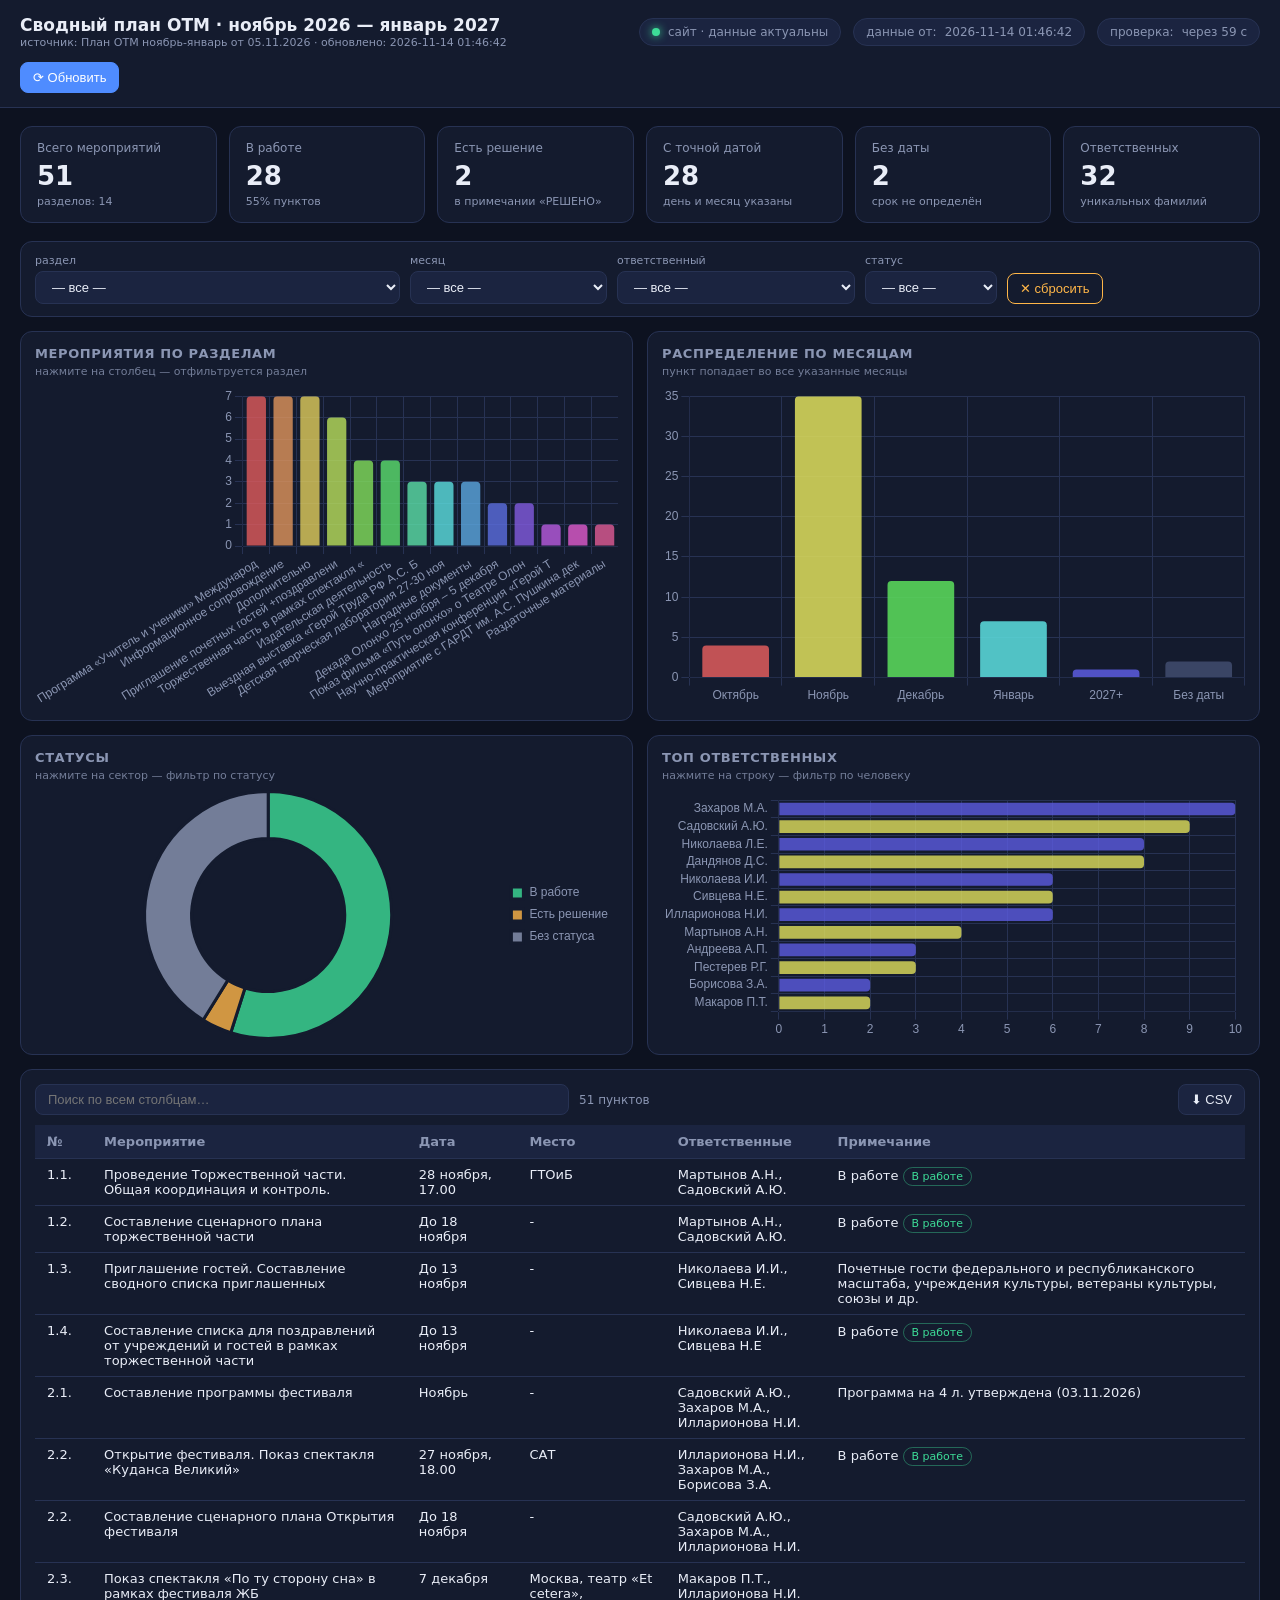
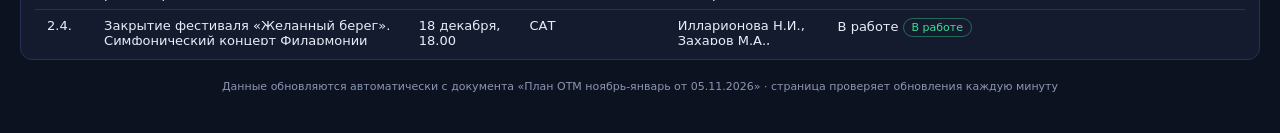
<file: index.html>
<!doctype html>
<html lang="ru">
<head>
<meta charset="utf-8">
<meta name="viewport" content="width=device-width, initial-scale=1">
<title>Сводный план ОТМ · ноябрь 2026 — январь 2027</title>
<script src="vendor/chart.umd.min.js"></script>
<script>
if (typeof Chart === "undefined") {
  document.write('<script src="https://cdn.jsdelivr.net/npm/chart.js@4.4.7/dist/chart.umd.min.js"><\/script>');
}
</script>
<link rel="stylesheet" href="styles.css">
</head>
<body>
<header>
  <h1 id="docTitle">Сводный план ОТМ · ноябрь 2026 — январь 2027</h1>
  <span class="spacer"></span>
  <span class="pill"><span class="dot" id="statusDot"></span><span id="statusText">загрузка…</span></span>
  <span class="pill">данные от: <span id="lastUpdate">—</span></span>
  <span class="pill">проверка: <span id="nextPoll">—</span></span>
  <button id="btnRefresh" class="primary" title="Перезапросить данные">⟳ Обновить</button>
</header>
<main>
  <div class="alert" id="alert"></div>

  <div class="kpis" id="kpiGrid"></div>

  <div class="filters" id="filters"></div>

  <div class="row">
    <div class="card">
      <h3>Мероприятия по разделам</h3>
      <div class="hint">нажмите на столбец — отфильтруется раздел</div>
      <div class="chart-wrap"><canvas id="secChart"></canvas></div>
    </div>
    <div class="card">
      <h3>Распределение по месяцам</h3>
      <div class="hint">пункт попадает во все указанные месяцы</div>
      <div class="chart-wrap"><canvas id="monthChart"></canvas></div>
    </div>
  </div>
  <div class="row">
    <div class="card">
      <h3>Статусы</h3>
      <div class="hint">нажмите на сектор — фильтр по статусу</div>
      <div class="chart-wrap small"><canvas id="statusChart"></canvas></div>
    </div>
    <div class="card">
      <h3>Топ ответственных</h3>
      <div class="hint">нажмите на строку — фильтр по человеку</div>
      <div class="chart-wrap small"><canvas id="respChart"></canvas></div>
    </div>
  </div>

  <div class="table-card">
    <div class="table-tools">
      <input id="search" type="text" placeholder="Поиск по всем столбцам…">
      <span id="rowCount" style="color:var(--muted);font-size:12px"></span>
      <span class="spacer"></span>
      <button id="exportCsv">⬇ CSV</button>
    </div>
    <div class="table-scroll">
      <table id="dataTable"><thead></thead><tbody></tbody></table>
    </div>
  </div>
  <footer>Данные обновляются автоматически с документа «План ОТМ ноябрь-январь от 05.11.2026» · страница проверяет обновления каждую минуту</footer>
</main>

<script>window.DASH_MODE = "public";</script>
<script src="app.js"></script>
</body>
</html>
</file>
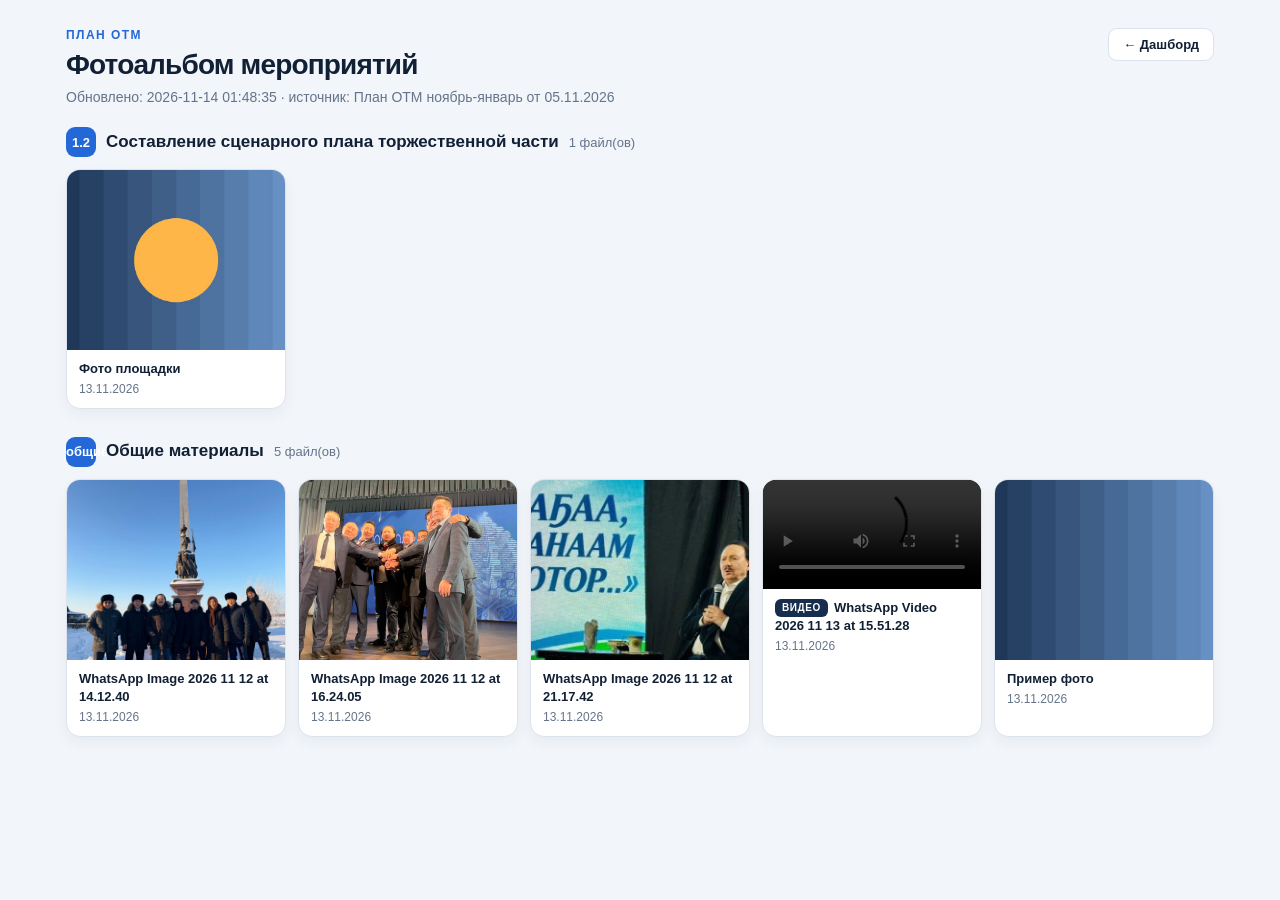
<file: album.html>
<!doctype html>
<html lang="ru">
<head>
<meta charset="utf-8">
<meta name="viewport" content="width=device-width, initial-scale=1">
<title>Фотоальбом · План ОТМ</title>
<style>
:root { --ink:#112035; --muted:#65748a; --line:#dbe3ee; --bg:#f2f5f9; --card:#ffffff; --navy:#172d4d; --blue:#2468d8; --blue-soft:#eaf2ff; --red:#d64545; --shadow:rgba(35,57,88,.05); }
@media (prefers-color-scheme: dark) { :root { --ink:#e6edf7; --muted:#9aa9bf; --line:#2a3a52; --bg:#0e1622; --card:#162131; --navy:#1d3050; --blue:#5b9bff; --blue-soft:#1b2d4a; --red:#f07171; --shadow:rgba(0,0,0,.25); color-scheme:dark; } }
* { box-sizing:border-box; }
body { margin:0; background:var(--bg); color:var(--ink); font-family:Inter,'Segoe UI',Arial,sans-serif; }
.shell { max-width:1180px; margin:0 auto; padding:28px 16px 48px; }
header { display:flex; flex-wrap:wrap; gap:14px; align-items:flex-start; justify-content:space-between; margin-bottom:22px; }
.eyebrow { font-size:12px; font-weight:800; letter-spacing:.12em; text-transform:uppercase; color:var(--blue); margin:0 0 7px; }
h1 { font-size:28px; margin:0; letter-spacing:-.03em; }
.sub { margin:8px 0 0; color:var(--muted); font-size:14px; }
.btn { border:1px solid var(--line); background:var(--card); color:var(--ink); padding:8px 14px; border-radius:9px; font-weight:650; font-size:13px; cursor:pointer; text-decoration:none; font-family:inherit; display:inline-block; }
.btn:hover { border-color:var(--blue); color:var(--blue); }
.group { margin-bottom:28px; }
.group-head { display:flex; align-items:baseline; gap:10px; margin-bottom:12px; flex-wrap:wrap; }
.group-head .num { flex:none; width:30px; height:30px; border-radius:9px; background:var(--blue); color:#fff; font-weight:800; font-size:13px; display:grid; place-items:center; }
.group-head h2 { margin:0; font-size:17px; font-weight:700; line-height:1.35; }
.group-head .cnt { color:var(--muted); font-size:13px; }
.grid { display:grid; grid-template-columns:repeat(auto-fill,minmax(220px,1fr)); gap:12px; }
.item { margin:0; background:var(--card); border:1px solid var(--line); border-radius:14px; overflow:hidden; display:flex; flex-direction:column; box-shadow:0 6px 14px var(--shadow); }
.item img { width:100%; height:180px; object-fit:cover; display:block; cursor:zoom-in; }
.item video { width:100%; display:block; background:#000; max-height:300px; }
.item figcaption { padding:10px 12px; font-size:13px; line-height:1.4; }
.item .cap { font-weight:650; }
.item .date { color:var(--muted); font-size:12px; margin-top:3px; }
.item .badge-v { display:inline-block; background:var(--navy); color:#fff; font-size:10px; font-weight:800; letter-spacing:.06em; padding:2px 7px; border-radius:6px; margin-right:6px; vertical-align:1px; }
.state { text-align:center; color:var(--muted); padding:40px 10px; }
.state.err { color:var(--red); }
/* полноэкранный просмотр */
.viewer { position:fixed; inset:0; background:rgba(8,12,22,.93); z-index:60; display:flex; flex-direction:column; align-items:center; justify-content:center; padding:18px; }
.viewer[hidden] { display:none; }
.viewer .vimg { max-width:96vw; max-height:82vh; object-fit:contain; border-radius:8px; }
.viewer video { max-width:96vw; max-height:82vh; border-radius:8px; }
.viewer .vcap { color:#c9d4e5; margin-top:14px; font-size:14px; text-align:center; }
.viewer .vnav { position:absolute; top:50%; transform:translateY(-50%); background:rgba(255,255,255,.12); color:#fff; border:0; width:46px; height:64px; font-size:26px; cursor:pointer; border-radius:10px; }
.viewer .vnav:hover { background:rgba(255,255,255,.25); }
.viewer .prev { left:10px; } .viewer .next { right:10px; }
.viewer .vclose { position:absolute; top:14px; right:16px; background:rgba(255,255,255,.12); color:#fff; border:0; padding:8px 14px; font-size:15px; cursor:pointer; border-radius:9px; }
@media (max-width:640px) { .vnav { width:36px; height:48px; font-size:20px; } }
</style>
</head>
<body>
<main class="shell">
  <header>
    <div>
      <p class="eyebrow">План ОТМ</p>
      <h1>Фотоальбом мероприятий</h1>
      <p class="sub" id="updated">Загрузка…</p>
    </div>
    <a class="btn" href="otm-dashboard-live.html">← Дашборд</a>
  </header>
  <div id="album"><div class="state">Загрузка альбома…</div></div>
</main>

<div class="viewer" id="viewer" hidden>
  <button class="vclose" id="vClose" type="button">✕ Закрыть</button>
  <button class="vnav prev" id="vPrev" type="button" aria-label="Назад">‹</button>
  <div id="vMedia"></div>
  <div class="vcap" id="vCap"></div>
  <button class="vnav next" id="vNext" type="button" aria-label="Вперёд">›</button>
</div>

<script>
(() => {
  const $ = id => document.getElementById(id);
  const esc = s => String(s ?? '').replace(/[&<>"']/g, c => ({'&':'&amp;','<':'&lt;','>':'&gt;','"':'&quot;',"'":'&#39;'}[c]));
  const fmtDate = d => { if (!d) return ''; const p = d.split('-'); return p.length === 3 ? `${p[2]}.${p[1]}.${p[0]}` : d; };
  const isVideo = m => m.type === 'video';

  let FLAT = [];          // плоский список для просмотра
  let cur = -1;

  async function load() {
    try {
      const [media, plan] = await Promise.all([
        fetch('media.json?v=' + Date.now(), {cache:'no-store'}).then(r => r.json()),
        fetch('data.json?v=' + Date.now(), {cache:'no-store'}).then(r => r.json()),
      ]);
      $('updated').textContent = 'Обновлено: ' + (media.updated || '—') +
        (plan.meta && plan.meta.doc_title ? ' · источник: ' + plan.meta.doc_title : '');
      render(media.groups || {}, plan);
    } catch (e) {
      $('album').innerHTML = `<div class="state err">Не удалось загрузить альбом: ${esc(e.message)}</div>`;
    }
  }

  function render(groups, plan) {
    const N = x => String(x ?? '').replace(/\.+$/, '');   // «1.1.» -> «1.1»
    const titles = {};
    (plan.sections || []).forEach(s => titles[N(s.num)] = s.evt);
    (plan.items || []).forEach(i => titles[N(i.num)] = i.evt);
    const used = new Set();
    const blocks = [];

    const addGroup = (key, title) => {
      const list = groups[key] || [];
      if (!list.length) return;
      used.add(key);
      list.forEach(m => FLAT.push({ ...m, groupTitle: title }));
      const cards = list.map(m => isVideo(m)
        ? `<figure class="item" data-i="${FLAT.length - list.length + list.indexOf(m)}"><video controls preload="metadata" src="${esc(m.file)}"></video><figcaption><span class="badge-v">ВИДЕО</span><span class="cap">${esc(m.caption || m.name)}</span><div class="date">${fmtDate(m.date)}</div></figcaption></figure>`
        : `<figure class="item" data-i="${FLAT.length - list.length + list.indexOf(m)}"><img loading="lazy" src="${esc(m.file)}" alt="${esc(m.caption || m.name)}"><figcaption><span class="cap">${esc(m.caption || m.name)}</span><div class="date">${fmtDate(m.date)}</div></figcaption></figure>`).join('');
      blocks.push(`<section class="group"><div class="group-head"><span class="num">${esc(key)}</span><h2>${esc(title)}</h2><span class="cnt">${list.length} файл(ов)</span></div><div class="grid">${cards}</div></section>`);
    };

    // порядок как в плане: разделы (их медиа), затем пункты раздела, затем остальное
    for (const s of (plan.sections || [])) {
      if (groups[N(s.num)]) addGroup(N(s.num), s.evt);
      for (const i of (plan.items || [])) {
        if (N(i.sectionNo) === N(s.num) && groups[N(i.num)]) addGroup(N(i.num), i.evt);
      }
    }
    for (const key of Object.keys(groups)) {
      if (!used.has(key)) addGroup(key, titles[key] || (key === 'общие' ? 'Общие материалы' : 'Пункт ' + key));
    }
    $('album').innerHTML = blocks.join('') || '<div class="state">Пока нет ни одного фото или видео. Положите файлы в папку media/ — они появятся здесь.</div>';

    // открытие по клику
    document.querySelectorAll('.item img').forEach(img => img.onclick = () => {
      const i = +img.closest('.item').dataset.i; show(i);
    });
  }

  function show(i) {
    if (!FLAT.length) return;
    cur = (i + FLAT.length) % FLAT.length;
    const m = FLAT[cur];
    $('vMedia').innerHTML = isVideo(m)
      ? `<video class="vimg" controls autoplay src="${esc(m.file)}"></video>`
      : `<img class="vimg" src="${esc(m.file)}" alt="">`;
    $('vCap').textContent = `${m.groupTitle} · ${m.caption || m.name}${m.date ? ' · ' + fmtDate(m.date) : ''}`;
    $('viewer').hidden = false;
    document.body.style.overflow = 'hidden';
  }
  const close = () => { $('viewer').hidden = true; document.body.style.overflow = ''; };
  $('vClose').onclick = close;
  $('viewer').onclick = e => { if (e.target === $('viewer')) close(); };
  $('vPrev').onclick = () => { if (cur >= 0) show(cur - 1); };
  $('vNext').onclick = () => { if (cur >= 0) show(cur + 1); };
  document.addEventListener('keydown', e => {
    if ($('viewer').hidden) return;
    if (e.key === 'Escape') close();
    if (e.key === 'ArrowLeft') show(cur - 1);
    if (e.key === 'ArrowRight') show(cur + 1);
  });

  load();
})();
</script>
</body>
</html>
</file>
<file: styles.css>
:root{
  --bg:#0d1220; --panel:#141b2e; --panel2:#1b2440; --line:#273253;
  --text:#e9edf7; --muted:#8b96b3; --accent:#4f8cff; --green:#3ddc97;
  --red:#ff5c7a; --amber:#ffb648;
}
*{box-sizing:border-box}
body{margin:0;background:var(--bg);color:var(--text);
  font-family:'Segoe UI',system-ui,-apple-system,Roboto,sans-serif;font-size:14px}
header{display:flex;flex-wrap:wrap;gap:12px;align-items:center;
  padding:14px 20px;background:var(--panel);border-bottom:1px solid var(--line);
  position:sticky;top:0;z-index:20}
header h1{font-size:17px;margin:0;font-weight:600;line-height:1.3}
header .sub{display:block;font-size:11px;color:var(--muted);font-weight:400}
.spacer{flex:1}
.pill{display:inline-flex;align-items:center;gap:8px;padding:6px 12px;border-radius:99px;
  background:var(--panel2);border:1px solid var(--line);font-size:12px;color:var(--muted)}
.dot{width:8px;height:8px;border-radius:50%;background:var(--muted)}
.dot.ok{background:var(--green);box-shadow:0 0 8px var(--green)}
.dot.err{background:var(--red);box-shadow:0 0 8px var(--red)}
button,select,input{background:var(--panel2);color:var(--text);border:1px solid var(--line);
  border-radius:8px;padding:7px 12px;font-size:13px;cursor:pointer;outline:none}
button:hover,select:hover{border-color:var(--accent)}
button.primary{background:var(--accent);border-color:var(--accent);color:#fff}
main{padding:18px 20px 40px;max-width:1560px;margin:0 auto}
.alert{background:rgba(255,92,122,.12);border:1px solid var(--red);color:#ffb3c2;
  border-radius:10px;padding:12px 16px;margin-bottom:16px;display:none}
.alert.show{display:block}
.kpis{display:grid;grid-template-columns:repeat(auto-fit,minmax(160px,1fr));gap:12px;margin-bottom:18px}
.kpi{background:var(--panel);border:1px solid var(--line);border-radius:12px;padding:14px 16px;cursor:default}
.kpi.click{cursor:pointer;transition:border-color .15s, transform .15s}
.kpi.click:hover{border-color:var(--accent);transform:translateY(-1px)}
.kpi .label{color:var(--muted);font-size:12px;margin-bottom:6px}
.kpi .value{font-size:26px;font-weight:700}
.kpi .sub{color:var(--muted);font-size:11px;margin-top:4px}
.row{display:grid;grid-template-columns:1fr 1fr;gap:14px;margin-bottom:14px}
@media(max-width:1150px){.row{grid-template-columns:1fr}}
.card{background:var(--panel);border:1px solid var(--line);border-radius:12px;padding:14px}
.card h3{margin:0 0 4px;font-size:13px;font-weight:600;color:var(--muted);text-transform:uppercase;letter-spacing:.6px}
.card .hint{font-size:11px;color:var(--muted);margin-bottom:8px;opacity:.8}
.chart-wrap{position:relative;height:320px}
.chart-wrap.small{height:250px}
.filters{display:flex;flex-wrap:wrap;gap:10px;align-items:end;margin-bottom:14px;
  background:var(--panel);border:1px solid var(--line);border-radius:12px;padding:12px 14px}
.filters label{display:flex;flex-direction:column;gap:4px;font-size:11px;color:var(--muted)}
.filters input{min-width:200px}
#resetFilters{color:var(--amber);border-color:var(--amber);background:transparent}
.table-card{background:var(--panel);border:1px solid var(--line);border-radius:12px;padding:14px;overflow:hidden}
.table-tools{display:flex;gap:10px;align-items:center;flex-wrap:wrap;margin-bottom:10px}
.table-tools input{flex:1;min-width:180px}
.table-scroll{max-height:520px;overflow:auto}
table{width:100%;border-collapse:collapse;font-size:13px}
th{position:sticky;top:0;background:var(--panel2);text-align:left;padding:9px 12px;
  color:var(--muted);font-weight:600;cursor:pointer;user-select:none;white-space:nowrap;z-index:2}
th:hover{color:var(--text)}
th .arr{opacity:.6}
td{padding:8px 12px;border-top:1px solid var(--line);vertical-align:top}
td.num{white-space:nowrap}
td.event{min-width:260px}
tbody tr:hover{background:rgba(79,140,255,.08)}
.tag{display:inline-block;padding:2px 8px;border-radius:99px;font-size:11px;border:1px solid var(--line)}
.tag.work{color:var(--green);border-color:rgba(61,220,151,.4)}
.tag.decided{color:var(--amber);border-color:rgba(255,182,72,.4)}
.tag.none{color:var(--muted)}
.empty{color:var(--muted);text-align:center;padding:60px 0}
footer{margin-top:20px;color:var(--muted);font-size:11px;text-align:center}
</file>
